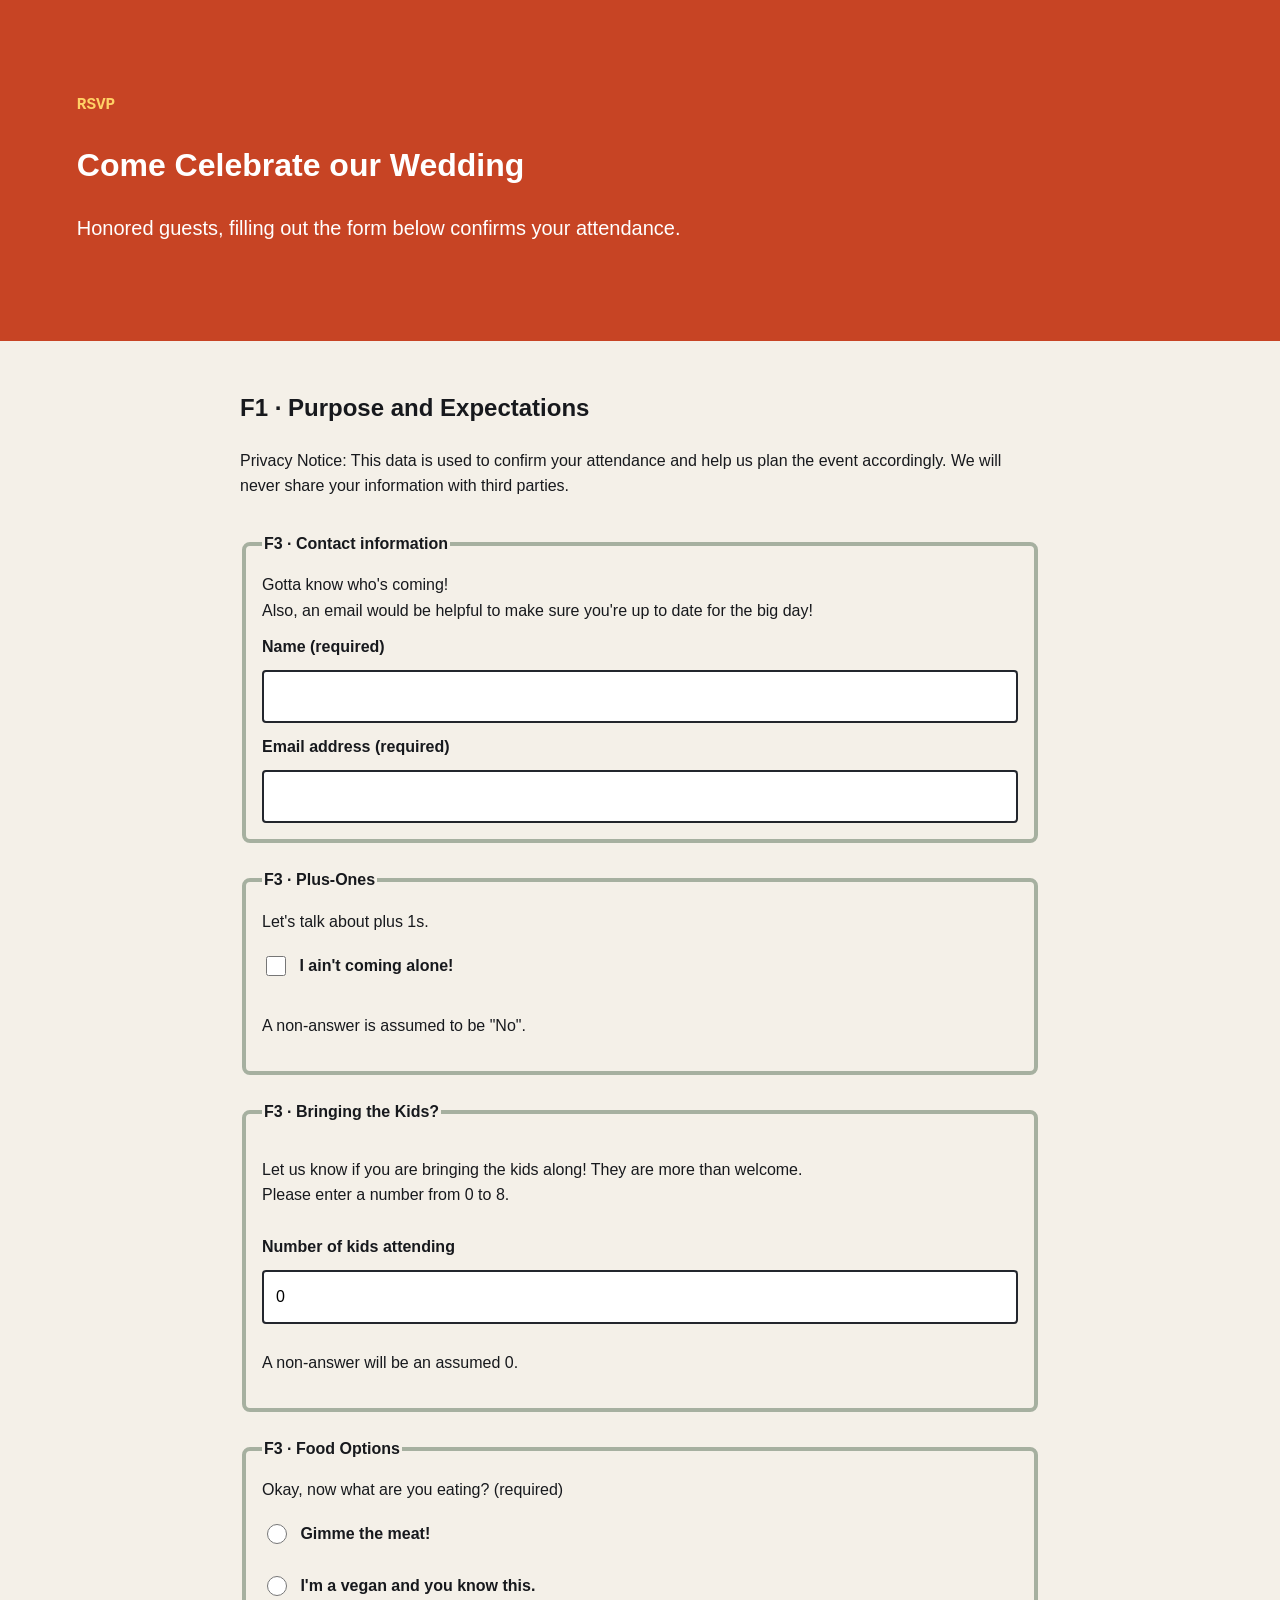
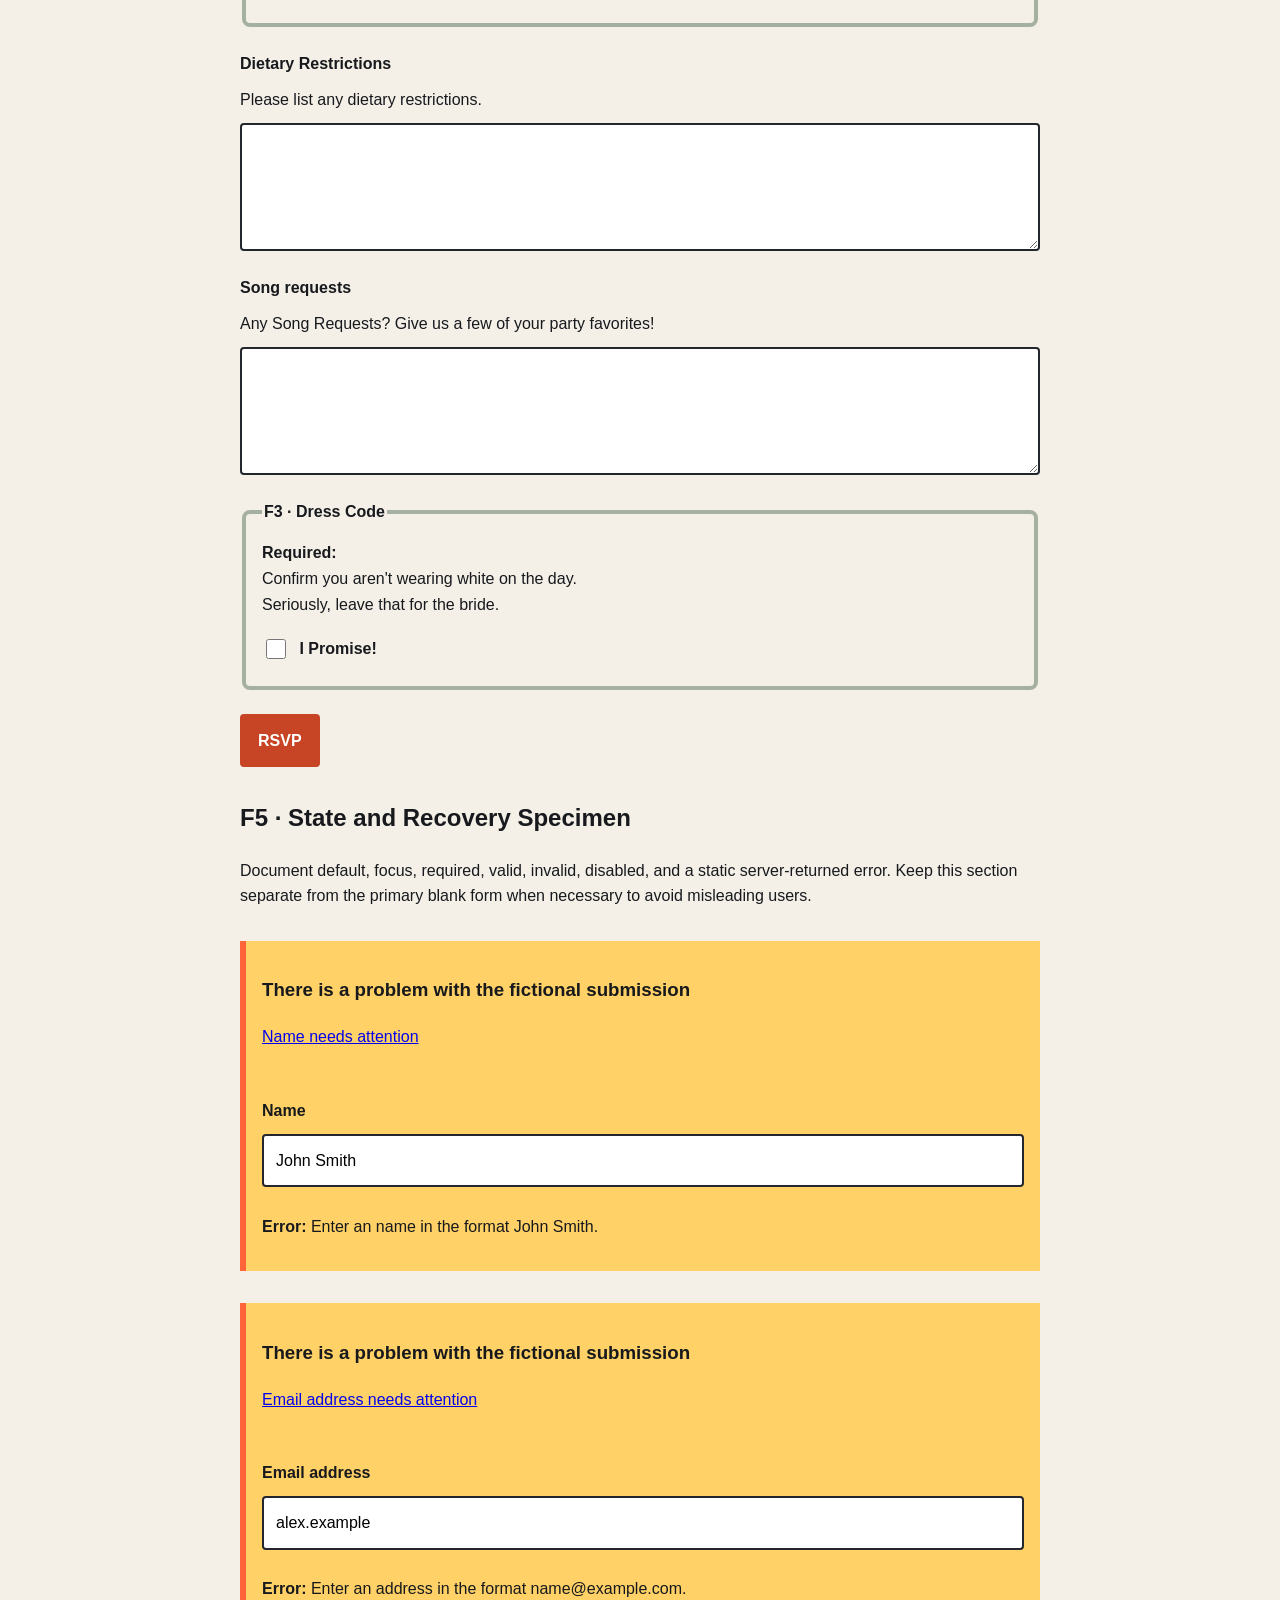
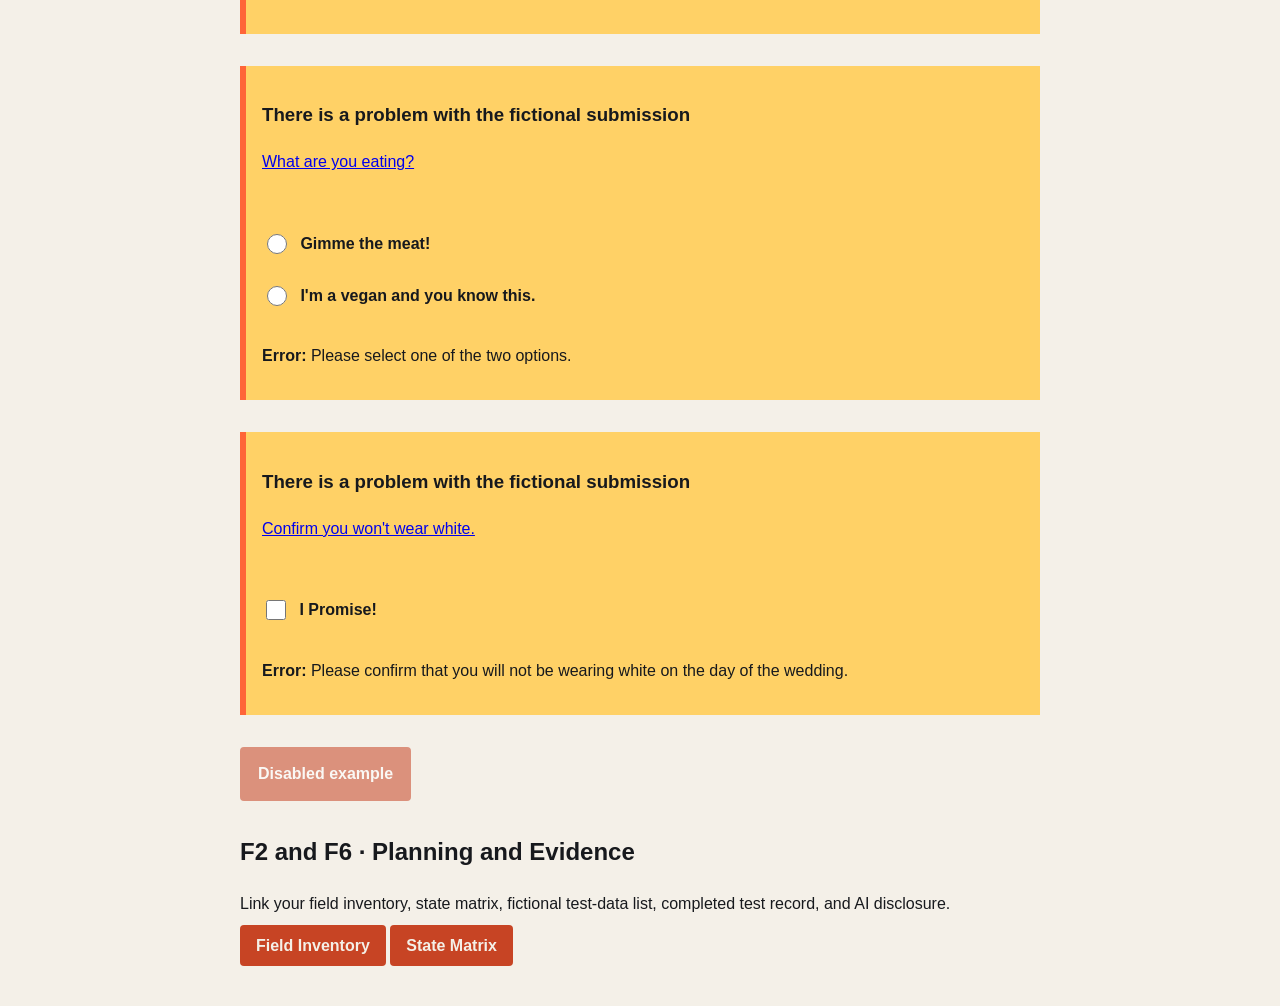
<file: index.html>
<!doctype html>
<html lang="en">
    <head>
        <meta charset="utf-8">
        <meta name="viewport" content="width=device-width,initial-scale=1">
        <title>Inclusive Form Flow</title><link rel="stylesheet" href="styles.css">
    </head>
    <body>
        <header class="page-header">
            <p class="eyebrow">RSVP</p>
            <h1>Come Celebrate our Wedding</h1>
            <p class="lede">Honored guests, filling out the form below confirms your attendance. </p>
        </header>
        <main>
            <section id="expectations">
                <h2>F1 · Purpose and Expectations</h2>
                <p>Privacy Notice: This data is used to confirm your attendance and help us plan the event accordingly. We will never share your information with third parties.</p>
            </section>
            <form action="#" method="get">
                <fieldset>
                    <legend>F3 · Contact information</legend>
                    <p class="help">Gotta know who's coming!<br>Also, an email would be helpful to make sure you're up to date for the big day!</p>
                    <div class="field">
                        <label for="name">Name (required)</label>
                        <input id="name" name="name" type="text" autocomplete="name" maxlength="50" required>
                    </div>
                    <div class="field">
                        <label for="email">Email address (required)</label>
                        <input id="email" name="email" type="email" autocomplete="email" maxlength="50" required>
                    </div>
                </fieldset>
                <fieldset>
                    <legend>F3 · Plus-Ones</legend>
                    <p class="help">Let's talk about plus 1s.</p>
                    <label class="choice">
                    <input type="checkbox" name="plusOne" value="option-a"> I ain't coming alone!</label>
                    <p>A non-answer is assumed to be "No".</p>
                </fieldset>
                <fieldset>
                    <legend>F3 · Bringing the Kids?</legend>
                    <p>Let us know if you are bringing the kids along! They are more than welcome.<br>Please enter a number from 0 to 8.</p>
                    <div class="field">
                        <label for="kids">Number of kids attending</label>
                        <input id="kids" name="kids" type="number" value="0" min="0" max="8">
                    </div>
                    <p>A non-answer will be an assumed 0.</p>
                </fieldset>
                <fieldset>
                    <legend>F3 · Food Options</legend>
                    <p class="help">Okay, now what are you eating? (required)</p>
                    <label class="choice">
                        <input type="radio" name="food" value="option-a" required> Gimme the meat!</label>
                        <label class="choice"><input type="radio" name="food" value="option-b" required> I'm a vegan and you know this.</label>
                </fieldset>
                <div class="field" >
                    <label for="diet">Dietary Restrictions</label>
                    <p class="help" id="diet-help">Please list any dietary restrictions.</p>
                    <textarea id="diet" name="dietary_restrictions" aria-describedby="diet-help" maxlength="150"></textarea>
                </div>
                <div class="field">
                    <label for="songs">Song requests</label>
                    <p class="help" id="songs-help">Any Song Requests? Give us a few of your party favorites!</p>
                    <textarea id="songs" name="songs" aria-describedby="songs-help" maxlength="150"></textarea>
                </div>
                <fieldset>
                    <legend>F3 · Dress Code</legend>
                    <p class="help"><strong>Required:</strong><br>Confirm you aren't wearing white on the day.<br>Seriously, leave that for the bride.</p>
                    <label class="choice">
                    <input type="checkbox" name="no_white" value="option-a" required> I Promise!</label>
                </fieldset>
                    <button type="submit">RSVP</button>
                </form>
                <section id="states">
                    <h2>F5 · State and Recovery Specimen</h2>
                    <p>Document default, focus, required, valid, invalid, disabled, and a static server-returned error. Keep this section separate from the primary blank form when necessary to avoid misleading users.</p>
                    <section class="error-block">
                        <div class="error-summary">
                            <h3>There is a problem with the fictional submission</h3>
                            <p><a href="#error-example">Name needs attention</a></p>
                        </div>
                        <div class="field field-error">
                            <label for="error-name">Name</label>
                            <input id="error-name" type="text" value="John Smith" aria-invalid="true" aria-describedby="error-message">
                            <p id="error-message-name"><strong>Error:</strong> Enter an name in the format John Smith.</p>
                        </div>
                    </section>
                    <section class="error-block">
                        <div class="error-summary">
                            <h3>There is a problem with the fictional submission</h3>
                            <p><a href="#error-example">Email address needs attention</a></p>
                        </div>
                        <div class="field field-error">
                            <label for="error-email">Email address</label>
                            <input id="error-email" type="email" value="alex.example" aria-invalid="true" aria-describedby="error-message">
                            <p id="error-message-email"><strong>Error:</strong> Enter an address in the format name@example.com.</p>
                        </div>
                    </section>
                    <section class="error-block">
                        <div class="error-summary">
                            <h3>There is a problem with the fictional submission</h3>
                            <p><a href="#error-example">What are you eating?</a></p>
                        </div>
                        <div class="field field-error">
                            <label class="choice">
                        <input type="radio" name="request_type" value="option-a" required> Gimme the meat!</label>
                        <label class="choice"><input type="radio" name="request_type" value="option-b" required> I'm a vegan and you know this.</label>
                            <p id="error-message-food"><strong>Error:</strong> Please select one of the two options.</p>
                        </div>
                    </section>

                    <section class="error-block">
                        <div class="error-summary">
                            <h3>There is a problem with the fictional submission</h3>
                            <p><a href="#error-example">Confirm you won't wear white.</a></p>
                        </div>
                        <div class="field field-error">
                            <label class="choice">
                            <input type="checkbox" name="no_white" value="option-a" required> I Promise!</label>
                            <p id="error-message-dress"><strong>Error:</strong> Please confirm that you will not be wearing white on the day of the wedding.</p>
                        </div>
                    </section>

                    <button type="button" disabled>Disabled example</button>
                </section>
                <section id="documentation">
                    <h2>F2 and F6 · Planning and Evidence</h2>
                    <p>Link your field inventory, state matrix, fictional test-data list, completed test record, and AI disclosure.</p>
                    <a href="field-inventory-template.html">Field Inventory</a>
                    <a href="state-matrix.html">State Matrix</a>
                </section>
            </main>
        </body>
        </html>
</file>
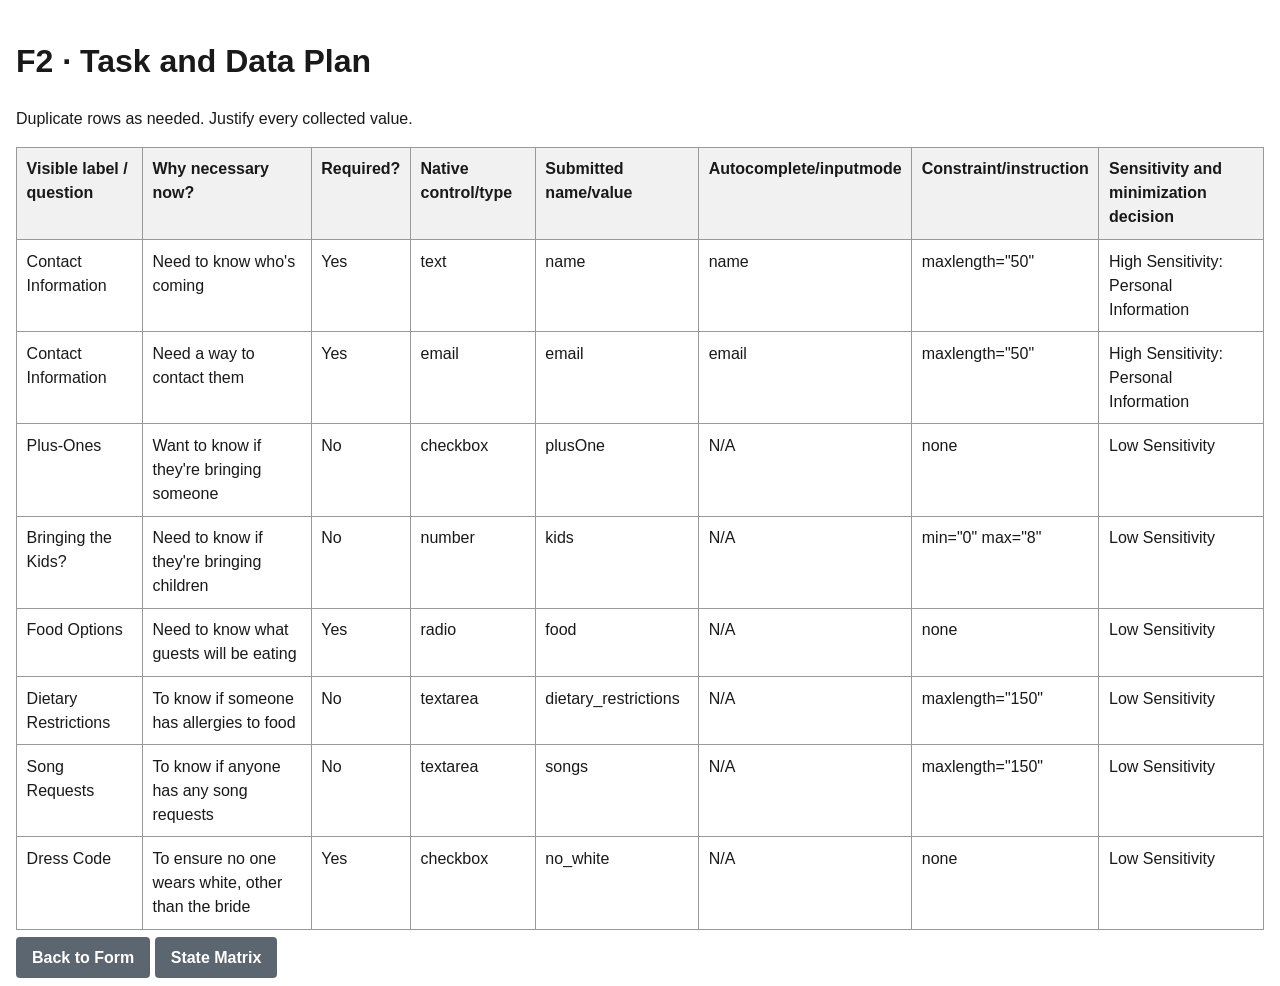
<file: field-inventory-template.html>
<!doctype html>
<html lang="en">
    <head>
        <meta charset="utf-8">
        <meta name="viewport" content="width=device-width,initial-scale=1">
        <title>Field Inventory</title>
        <style>
        :root{
            --color-text:#404040;
            --color-surface:#fff;
            --color-action:#8c1d40;
            --color-accent:#ffc627;
            --color-border:#747474;
            --color-error:#b3261e;
            --color-muted:#5c6670;
            --space-3:1rem;
            --radius:.5rem;
            --measure:68ch;
        }    
        body{
            font-family:Arial,sans-serif;
            line-height:1.5;
            max-width:80rem;
            margin:auto;
            padding:1rem;
            color:#191919;
        }
        table{
            width:100%;
            border-collapse:collapse;
            margin-bottom:1rem;
        }
        th,td{
            padding:.6rem;
            border:1px solid #999;
            text-align:left;
            vertical-align:top;
        }
        th{
            background:#f1f1f1;
        }
        a {
            text-decoration: none;
            color:var(--color-surface);
            font-family:var(--font-body);
            background:var(--color-muted);
            border-color:var(--color-muted);
            padding:.75rem 1rem;
            border-radius:.25rem;
            font-weight:700;
        }
        </style>
        </head>
        <body>
            <h1>F2 · Task and Data Plan</h1>
            <p>Duplicate rows as needed. Justify every collected value.</p>
            <table>
                <thead>
                    <tr>
                        <th>Visible label / question</th>
                        <th>Why necessary now?</th>
                        <th>Required?</th>
                        <th>Native control/type</th>
                        <th>Submitted name/value</th>
                        <th>Autocomplete/inputmode</th>
                        <th>Constraint/instruction</th>
                        <th>Sensitivity and minimization decision</th>
                    </tr>
                </thead>
                <tbody>
                    <tr>
                        <td>Contact Information</td>
                        <td>Need to know who's coming</td>
                        <td>Yes</td>
                        <td>text</td>
                        <td>name</td>
                        <td>name</td>
                        <td>maxlength="50"</td>
                        <td>High Sensitivity: Personal Information</td>
                    </tr>
                    <tr>
                        <td>Contact Information</td>
                        <td>Need a way to contact them</td>
                        <td>Yes</td>
                        <td>email</td>
                        <td>email</td>
                        <td>email</td>
                        <td>maxlength="50"</td>
                        <td>High Sensitivity: Personal Information</td>
                    </tr>
                    <tr>
                        <td>Plus-Ones</td>
                        <td>Want to know if they're bringing someone</td>
                        <td>No</td>
                        <td>checkbox</td>
                        <td>plusOne</td>
                        <td>N/A</td>
                        <td>none</td>
                        <td>Low Sensitivity</td>
                    </tr>
                    <tr>
                        <td>Bringing the Kids?</td>
                        <td>Need to know if they're bringing children</td>
                        <td>No</td>
                        <td>number</td>
                        <td>kids</td>
                        <td>N/A</td>
                        <td>min="0" max="8"</td>
                        <td>Low Sensitivity</td>
                    </tr>
                    <tr>
                        <td>Food Options</td>
                        <td>Need to know what guests will be eating</td>
                        <td>Yes</td>
                        <td>radio</td>
                        <td>food</td>
                        <td>N/A</td>
                        <td>none</td>
                        <td>Low Sensitivity</td>
                    </tr>
                    <tr>
                        <td>Dietary Restrictions</td>
                        <td>To know if someone has allergies to food</td>
                        <td>No</td>
                        <td>textarea</td>
                        <td>dietary_restrictions</td>
                        <td>N/A</td>
                        <td>maxlength="150"</td>
                        <td>Low Sensitivity</td>
                    </tr>
                    <tr>
                        <td>Song Requests</td>
                        <td>To know if anyone has any song requests</td>
                        <td>No</td>
                        <td>textarea</td>
                        <td>songs</td>
                        <td>N/A</td>
                        <td>maxlength="150"</td>
                        <td>Low Sensitivity</td>
                    </tr>
                    <tr>
                        <td>Dress Code</td>
                        <td>To ensure no one wears white, other than the bride</td>
                        <td>Yes</td>
                        <td>checkbox</td>
                        <td>no_white</td>
                        <td>N/A</td>
                        <td>none</td>
                        <td>Low Sensitivity</td>
                    </tr>
                </tbody>
            </table>
            <a href="index.html">Back to Form</a>
            <a href="state-matrix.html">State Matrix</a>
        </body>
        </html>
</file>
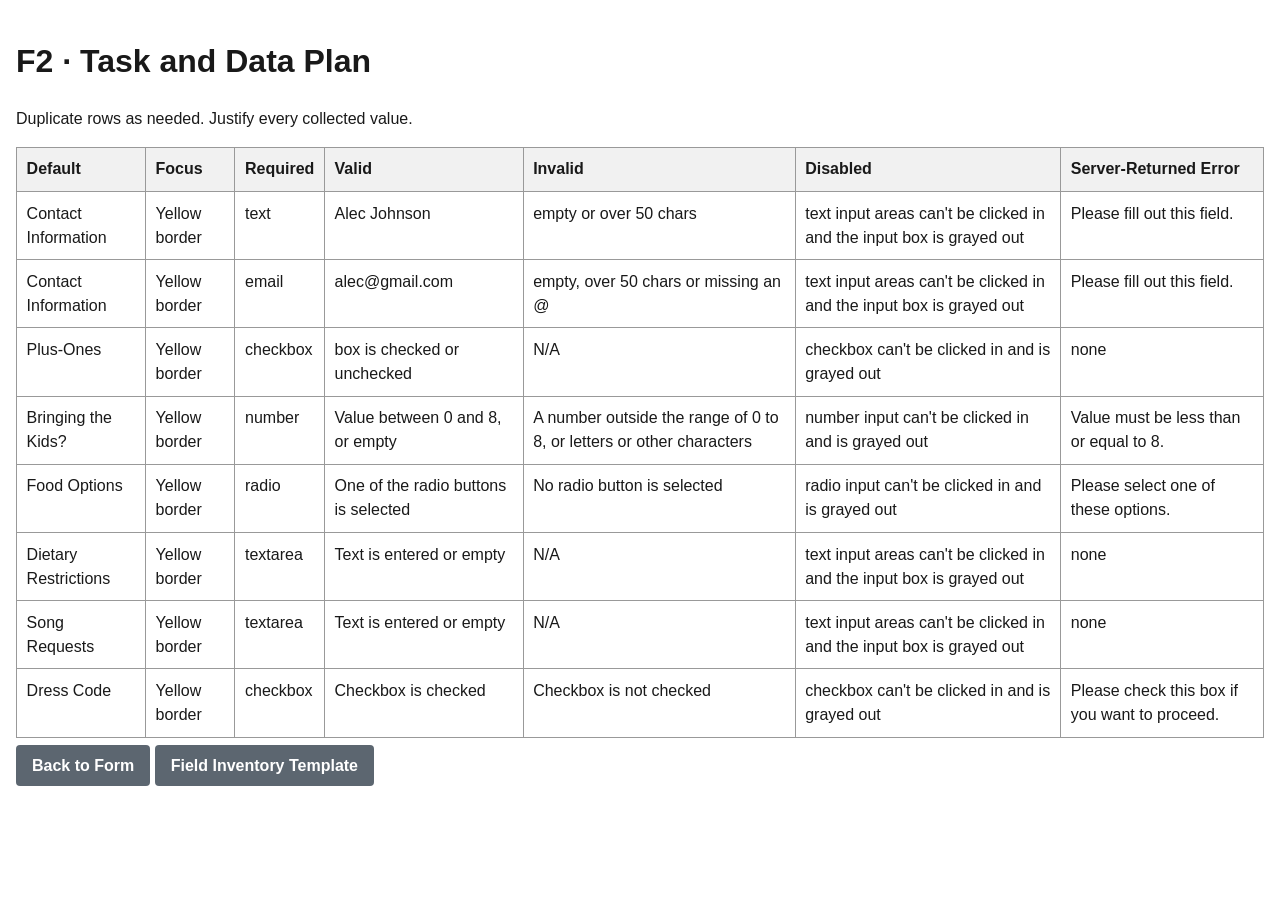
<file: state-matrix.html>
<!doctype html>
<html lang="en">
    <head>
        <meta charset="utf-8">
        <meta name="viewport" content="width=device-width,initial-scale=1">
        <title>Field Inventory</title>
        <style>
		:root{
            --color-text:#404040;
            --color-surface:#fff;
            --color-action:#8c1d40;
            --color-accent:#ffc627;
            --color-border:#747474;
            --color-error:#b3261e;
            --color-muted:#5c6670;
            --space-3:1rem;
            --radius:.5rem;
            --measure:68ch;
        }
        body{
            font-family:Arial,sans-serif;
            line-height:1.5;
            max-width:80rem;
            margin:auto;
            padding:1rem;
            color:#191919;
        }
        table{
            width:100%;
            border-collapse:collapse;
			margin-bottom:1rem;
        }
        th,td{
            padding:.6rem;
            border:1px solid #999;
            text-align:left;
            vertical-align:top;
        }
        th{
            background:#f1f1f1;
        }
		a {
            text-decoration: none;
            color:var(--color-surface);
            font-family:var(--font-body);
            background:var(--color-muted);
            border-color:var(--color-muted);
            padding:.75rem 1rem;
            border-radius:.25rem;
            font-weight:700;
        }
        </style>
        </head>
        <body>
            <h1>F2 · Task and Data Plan</h1>
            <p>Duplicate rows as needed. Justify every collected value.</p>
            <table>
                <thead>
                    <tr>
                        <th>Default</th>
                        <th>Focus</th>
                        <th>Required</th>
                        <th>Valid</th>
                        <th>Invalid</th>
                        <th>Disabled</th>
                        <th>Server-Returned Error</th>
                    </tr>
                </thead>
                <tbody>
                    <tr>
                        <td>Contact Information</td>
                        <td>Yellow border</td>
                        <td>text</td>
                        <td>Alec Johnson</td>
                        <td>empty or over 50 chars</td>
                        <td>text input areas can't be clicked in and the input box is grayed out</td>
                        <td>Please fill out this field.</td>
                    </tr>
                    <tr>
                        <td>Contact Information</td>
                        <td>Yellow border</td>
                        <td>email</td>
                        <td>alec@gmail.com</td>
                        <td>empty, over 50 chars or missing an @</td>
                        <td>text input areas can't be clicked in and the input box is grayed out</td>
                        <td>Please fill out this field.</td>
                    </tr>
                    <tr>
                        <td>Plus-Ones</td>
                        <td>Yellow border</td>
                        <td>checkbox</td>
                        <td>box is checked or unchecked</td>
                        <td>N/A</td>
                        <td>checkbox can't be clicked in and is grayed out</td>
                        <td>none</td>
                    </tr>
                    <tr>
                        <td>Bringing the Kids?</td>
                        <td>Yellow border</td>
                        <td>number</td>
                        <td>Value between 0 and 8, or empty</td>
                        <td>A number outside the range of 0 to 8, or letters or other characters</td>
                        <td>number input can't be clicked in and is grayed out</td>
                        <td>Value must be less than or equal to 8.</td>
                    </tr>
                    <tr>
                        <td>Food Options</td>
                        <td>Yellow border</td>
                        <td>radio</td>
                        <td>One of the radio buttons is selected</td>
                        <td>No radio button is selected</td>
                        <td>radio input can't be clicked in and is grayed out</td>
                        <td>Please select one of these options.</td>
                    </tr>
                    <tr>
                        <td>Dietary Restrictions</td>
                        <td>Yellow border</td>
                        <td>textarea</td>
                        <td>Text is entered or empty</td>
                        <td>N/A</td>
                        <td>text input areas can't be clicked in and the input box is grayed out</td>
                        <td>none</td>
                    </tr>
                    <tr>
                        <td>Song Requests</td>
                        <td>Yellow border</td>
                        <td>textarea</td>
                        <td>Text is entered or empty</td>
                        <td>N/A</td>
                        <td>text input areas can't be clicked in and the input box is grayed out</td>
                        <td>none</td>
                    </tr>
                    <tr>
                        <td>Dress Code</td>
                        <td>Yellow border</td>
                        <td>checkbox</td>
                        <td>Checkbox is checked</td>
                        <td>Checkbox is not checked</td>
                        <td>checkbox can't be clicked in and is grayed out</td>
                        <td>Please check this box if you want to proceed.</td>
                    </tr>
                </tbody>
            </table>
            <a href="index.html">Back to Form</a>
			<a href="field-inventory-template.html">Field Inventory Template</a>
        </body>
        </html>
</file>
<file: styles.css>
:root{

/* My color palette */
/* Raw Color Tokens */
	--color-dark-gray: #17191d;
	--color-med-gray: #23262d;
	--color-off-white: #f4f0e8;
	--color-orange: #ff6538;
	--color-dark-orange: #c74424;
	--color-sage: #a6b0a0;
	--color-violet: #9b5de5;
	--color-yellow: #ffd166;

    /* Semantic Color Tokens */
    --color-text: var(--color-dark-gray);
    --color-surface: var(--color-off-white);
    --color-action: var(--color-dark-orange);
    --color-accent: var(--color-yellow);
    --color-border: var(--color-med-gray);
    --color-error: var(--color-orange);
    --color-muted: var(--color-sage);

/* Type Tokens */
	--font-display: Tahoma, Arial, sans-serif;
	--font-body: Helvetica, Arial, sans-serif;
	--font-tag: "Courier New", monospace;

/* Provided color palette for reference
    --color-text:#404040;
    --color-surface:#fff;
    --color-action:#8c1d40;
    --color-accent:#ffc627;
    --color-border:#747474;
    --color-error:#b3261e;
    --color-muted:#5c6670;
*/
    --space-3:1rem;
    --radius:.5rem;
    --measure:68ch;
}
*,*::before,*::after{
    box-sizing:border-box;
}
body{
    margin:0;
    color:var(--color-text);
    background:var(--color-surface);
    font-family:var(--font-body);
    line-height:1.6;
}
.page-header{
    padding:clamp(2rem,6vw,5rem);
    background:var(--color-action);
    color:#fff;
    font-family:var(--font-display);
}
.eyebrow{
    font-family:var(--font-tag);
    color:var(--color-accent);
    font-weight:700;
}
.lede{
    max-width:var(--measure);
    font-size:1.25rem;
}
main{
    max-width:52rem;
    margin:auto;
    padding:var(--space-3);
}
section,form{
    margin-block:2rem;
}
form,fieldset,.field{
    display:grid;
    gap:.65rem;
}
form{
    gap:1.5rem;
}
fieldset{
    padding:1rem;
    border:4px solid var(--color-sage);
    border-radius:var(--radius);
}
legend,label{
    font-weight:700;
}
.help{
    margin:0;
    color:var(--color-text);
}
input,select,textarea,button{
    font:inherit;
}
input:not([type="radio"]):not([type="checkbox"]),select,textarea{
    width:100%;
    padding:.75rem;
    border:2px solid var(--color-border);
    border-radius:.25rem;
}
textarea{
    min-height:8rem;
    resize:vertical;
}
.choice{
    display:flex;
    gap:.65rem;
    align-items:flex-start;
    padding:.5rem 0;
}
.choice input{
    inline-size:1.25rem;
    block-size:1.25rem;
}
button{
    justify-self:start;
    min-height:44px;
    padding:.75rem 1rem;
    background:var(--color-action);
    color:#fff;
    border:2px solid var(--color-action);
    border-radius:.25rem;
    font-weight:700;
}
:focus-visible{
    outline:.2rem solid var(--color-accent);
    outline-offset:.2rem;
}
.error-summary,.field-error{
    padding:1rem;
    border-left:.4rem solid var(--color-error);
    background:var(--color-accent);
}
.field-error input{
    border-color:var(--color-error);
}
button:disabled{
    opacity:.55;
    cursor:not-allowed;
}
#documentation a {
    text-decoration: none;
    color:var(--color-surface);
    font-family:var(--font-body);
    background:var(--color-action);
    border-color:var(--color-action);
    padding:.75rem 1rem;
    border-radius:.25rem;
    font-weight:700;
}
@media (min-width:48rem){
    .paired-fields{
        display:grid;
        grid-template-columns:1fr 1fr;
        gap:1rem;
    }
}
</file>
